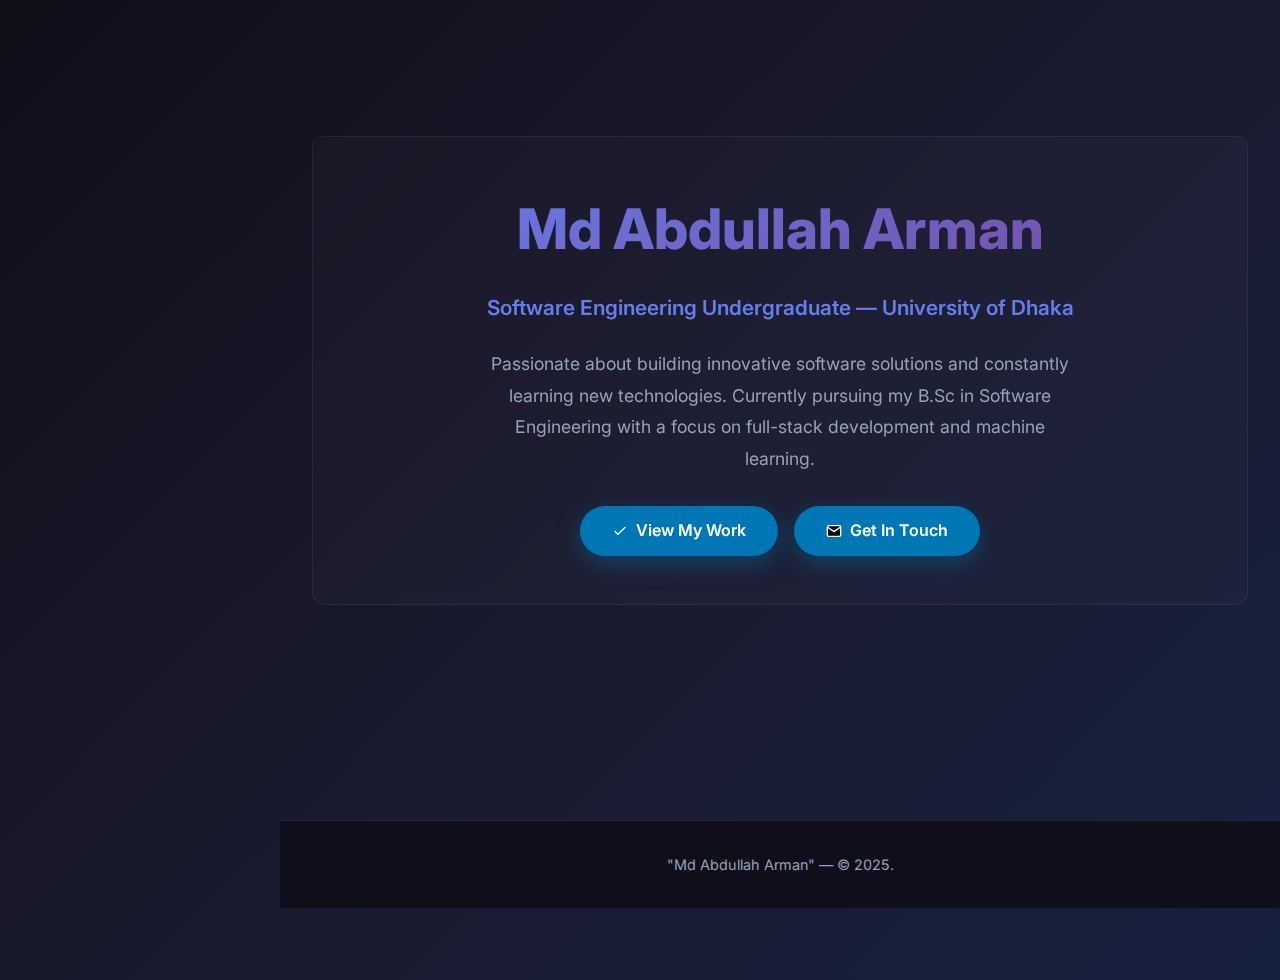
<file: index.html>
<!DOCTYPE html>
<html lang="en">
<head>
    <meta charset="UTF-8" />
    <meta name="viewport" content="width=device-width, initial-scale=1.0" />
    <title>Arman's Portfolio</title>
    <!-- Google Fonts -->
    <link rel="preconnect" href="https://fonts.googleapis.com">
    <link rel="preconnect" href="https://fonts.gstatic.com" crossorigin>
    <link href="https://fonts.googleapis.com/css2?family=Inter:wght@300;400;500;600;700;800;900&display=swap" rel="stylesheet">
    <!-- Link external stylesheet -->
    <link rel="stylesheet" href="css/style.css">
</head>
<body class="about-page">

<header>
    <div class="container header-inner">

        <div class="brand">Md Abdullah Arman</div>
        <nav class="primary">
            <a href="index.html" class="active">About</a>
            <a href="education.html">Education</a>
            <a href="projects.html">Projects</a>
            <a href="skills.html">Skills</a>
            <a href="activities.html">Activities</a>
            <a href="contact.html">Contact</a>
        </nav>
        <div class="social-icons" aria-hidden="false">
            <a href="https://www.linkedin.com/in/abdullah-arman-71880632a/" target="_blank" rel="noopener noreferrer" aria-label="LinkedIn">
                <svg width="20" height="20" viewBox="0 0 24 24" fill="none"><path d="M4.98 3.5C4.98 4.6 4.09 5.5 2.99 5.5C1.89 5.5 1 4.6 1 3.5C1 2.4 1.89 1.5 2.99 1.5C4.09 1.5 4.98 2.4 4.98 3.5ZM1.5 8.5H4.5V22H1.5V8.5ZM8.5 8.5H11.2V10.2H11.3C11.8 9.2 13.1 8 15.3 8C19.2 8 20 10.6 20 14.2V22H17V15.2C17 13.6 16.9 11.6 14.4 11.6C11.9 11.6 11.6 13.8 11.6 15.1V22H8.5V8.5Z" fill="currentColor"/></svg>
            </a>
            <a href="https://github.com/Arman-1532" target="_blank" rel="noopener noreferrer" aria-label="GitHub">
                <svg width="20" height="20" viewBox="0 0 24 24" fill="none"><path d="M12 .5C5.7.5.8 5.4.8 11.7c0 4.7 3.1 8.7 7.4 10.1.5.1.7-.2.7-.5v-1.9c-3 0-3.6-1.4-3.8-2.7-.1-.3-.6-1.2-1-1.5-.3-.2-.8-.7 0-.7.7 0 1.2.6 1.4.8.8 1.3 2 1 2.6.8.1-.6.3-1 .6-1.3-2.7-.3-5.6-1.3-5.6-6 0-1.3.4-2.3 1.1-3.2-.1-.3-.5-1.6.1-3.3 0 0 .9-.3 3 .8.9-.2 1.9-.3 2.9-.3s2 .1 2.9.3c2.2-1.2 3-.8 3-.8.6 1.7.2 3 .1 3.3.7.9 1.1 1.9 1.1 3.2 0 4.7-2.9 5.7-5.6 6 .3.3.6.9.6 1.8v2.7c0 .3.2.6.7.5 4.3-1.4 7.4-5.4 7.4-10.1C23.2 5.4 18.3.5 12 .5z" fill="currentColor"/></svg>
            </a>
            <a href="mailto:bsse1532@iit.du.ac.bd" aria-label="Email">
                <svg width="20" height="20" viewBox="0 0 24 24" fill="none"><path d="M20 4H4c-1.1 0-2 .9-2 2v12c0 1.1.9 2 2 2h16c1.1 0 2-.9 2-2V6c0-1.1-.9-2-2-2zm0 4-8 5-8-5V6l8 5 8-5v2z" fill="currentColor"/></svg>
            </a>
        </div>
    </div>
</header>

<main>
    <section class="hero">
        <div class="container">
            <div class="hero-content">
                <h1>Md Abdullah Arman</h1>
                <p class="subtitle">Software Engineering Undergraduate — University of Dhaka</p>
                <p class="description">
                    Passionate about building innovative software solutions and constantly learning new technologies.

                    Currently pursuing my B.Sc in Software Engineering with a focus on full-stack development and machine learning.
                </p>
                <div class="cta-buttons">
                    <a href="projects.html" class="btn btn-primary">
                        <svg width="16" height="16" viewBox="0 0 24 24" fill="none" xmlns="http://www.w3.org/2000/svg">
                            <path d="M20 6L9 17L4 12" stroke="currentColor" stroke-width="2"/>
                        </svg>
                        View My Work
                    </a>
                    <a href="contact.html" class="btn btn-primary">
                        <svg width="16" height="16" viewBox="0 0 24 24">
                            <path d="M4 4H20C21.1 4 22 4.9 22 6V18C22 19.1 21.1 20 20 20H4C2.9 20 2 19.1 2 18V6C2 4.9 2.9 4 4 4Z" stroke="currentColor" stroke-width="2"/>
                            <polyline points="22,6 12,13 2,6" stroke="currentColor" stroke-width="2"/>
                        </svg>
                        Get In Touch
                    </a>
                </div>
            </div>
        </div>
    </section>
</main>

<footer>
    <div class="container">
        <p>"Md Abdullah Arman" — © 2025.</p>
    </div>
</footer>

<script src="js/script.js"></script>
</body>
</html>
</file>
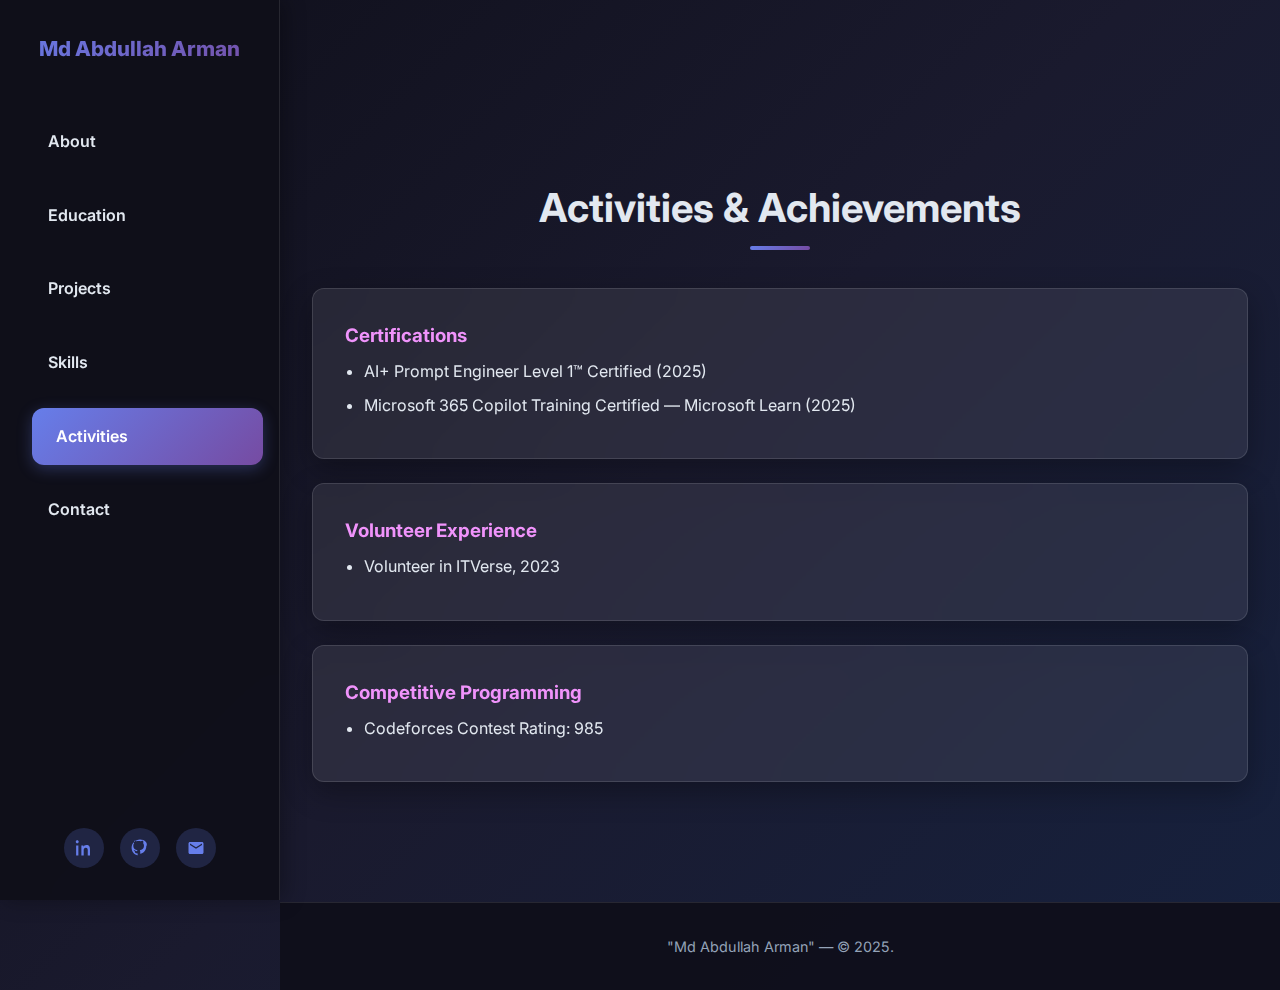
<file: activities.html>
<!DOCTYPE html>
<html lang="en">
<head>
    <meta charset="UTF-8" />
    <meta name="viewport" content="width=device-width, initial-scale=1.0" />
    <title>Activities — Arman's Portfolio</title>
    <!-- Google Fonts -->
    <link rel="preconnect" href="https://fonts.googleapis.com">
    <link rel="preconnect" href="https://fonts.gstatic.com" crossorigin>
    <link href="https://fonts.googleapis.com/css2?family=Inter:wght@300;400;500;600;700;800;900&display=swap" rel="stylesheet">
    <link rel="stylesheet" href="css/style.css">
</head>
<body>

<!-- Mobile Menu Toggle Button -->
<button class="mobile-menu-toggle" onclick="toggleSidebar()">
    <svg width="24" height="24" viewBox="0 0 24 24" fill="none">
        <path d="M3 12H21M3 6H21M3 18H21" stroke="currentColor" stroke-width="2" stroke-linecap="round"/>
    </svg>
</button>

<!-- Sidebar Overlay for mobile -->
<div class="sidebar-overlay" onclick="closeSidebar()"></div>

<!-- Vertical Sidebar Navigation -->
<aside class="sidebar" id="sidebar">
    <div class="brand">Md Abdullah Arman</div>

    <nav class="primary">
        <a href="index.html">About</a>
        <a href="education.html">Education</a>
        <a href="projects.html">Projects</a>
        <a href="skills.html">Skills</a>
        <a href="activities.html" class="active">Activities</a>
        <a href="contact.html">Contact</a>
    </nav>

    <div class="social-icons">
        <a href="https://www.linkedin.com/in/abdullah-arman-71880632a/" target="_blank" rel="noopener noreferrer" aria-label="LinkedIn">
            <svg width="20" height="20" viewBox="0 0 24 24" fill="none"><path d="M4.98 3.5C4.98 4.6 4.09 5.5 2.99 5.5C1.89 5.5 1 4.6 1 3.5C1 2.4 1.89 1.5 2.99 1.5C4.09 1.5 4.98 2.4 4.98 3.5ZM1.5 8.5H4.5V22H1.5V8.5ZM8.5 8.5H11.2V10.2H11.3C11.8 9.2 13.1 8 15.3 8C19.2 8 20 10.6 20 14.2V22H17V15.2C17 13.6 16.9 11.6 14.4 11.6C11.9 11.6 11.6 13.8 11.6 15.1V22H8.5V8.5Z" fill="currentColor"/></svg>
        </a>
        <a href="https://github.com/Arman-1532" target="_blank" rel="noopener noreferrer" aria-label="GitHub">
            <svg width="20" height="20" viewBox="0 0 24 24" fill="none"><path d="M12 .5C5.7.5.8 5.4.8 11.7c0 4.7 3.1 8.7 7.4 10.1.5.1.7-.2.7-.5v-1.9c-3 0-3.6-1.4-3.8-2.7-.1-.3-.6-1.2-1-1.5-.3-.2-.8-.7 0-.7.7 0 1.2.6 1.4.8.8 1.3 2 1 2.6.8.1-.6.3-1 .6-1.3-2.7-.3-5.6-1.3-5.6-6 0-1.3.4-2.3 1.1-3.2-.1-.3-.5-1.6.1-3.3 0 0 .9-.3 3 .8.9-.2 1.9-.3 2.9-.3s2 .1 2.9.3c2.2-1.2 3-.8 3-.8.6 1.7.2 3 .1 3.3.7.9 1.1 1.9 1.1 3.2 0 4.7-2.9 5.7-5.6 6 .3.3.6.9.6 1.8v2.7c0 .3.2.6.7.5 4.3-1.4 7.4-5.4 7.4-10.1C23.2 5.4 18.3.5 12 .5z" fill="currentColor"/></svg>
        </a>
        <a href="mailto:bsse1532@iit.du.ac.bd" aria-label="Email">
            <svg width="20" height="20" viewBox="0 0 24 24" fill="none"><path d="M20 4H4c-1.1 0-2 .9-2 2v12c0 1.1.9 2 2 2h16c1.1 0 2-.9 2-2V6c0-1.1-.9-2-2-2zm0 4-8 5-8-5V6l8 5 8-5v2z" fill="currentColor"/></svg>
        </a>
    </div>
</aside>

<main>
  <div class="container section">
    <h2>Activities &amp; Achievements</h2>

    <div class="card" style="margin-bottom: 1.5rem;">
      <h3 style="margin-top: 0; color: var(--accent);">Certifications</h3>
      <ul style="margin: 0.5rem 0; padding-left: 1.2rem;">
        <li style="margin-bottom: 0.5rem;">AI+ Prompt Engineer Level 1™ Certified (2025)</li>
        <li>Microsoft 365 Copilot Training Certified — Microsoft Learn (2025)</li>
      </ul>
    </div>

    <div class="card" style="margin-bottom: 1.5rem;">
      <h3 style="margin-top: 0; color: var(--accent);">Volunteer Experience</h3>
      <ul style="margin: 0.5rem 0; padding-left: 1.2rem;">
        <li>Volunteer in ITVerse, 2023</li>
      </ul>
    </div>

    <div class="card" style="margin-bottom: 1.5rem;">
      <h3 style="margin-top: 0; color: var(--accent);">Competitive Programming</h3>
      <ul style="margin: 0.5rem 0; padding-left: 1.2rem;">
        <li>Codeforces Contest Rating: 985</li>
      </ul>
    </div>
  </div>
</main>

<footer>
  <div class="container text-center">
    <p>"Md Abdullah Arman" — © 2025.</p>
  </div>
</footer>

<script src="js/script.js"></script>
</body>
</html>
</file>
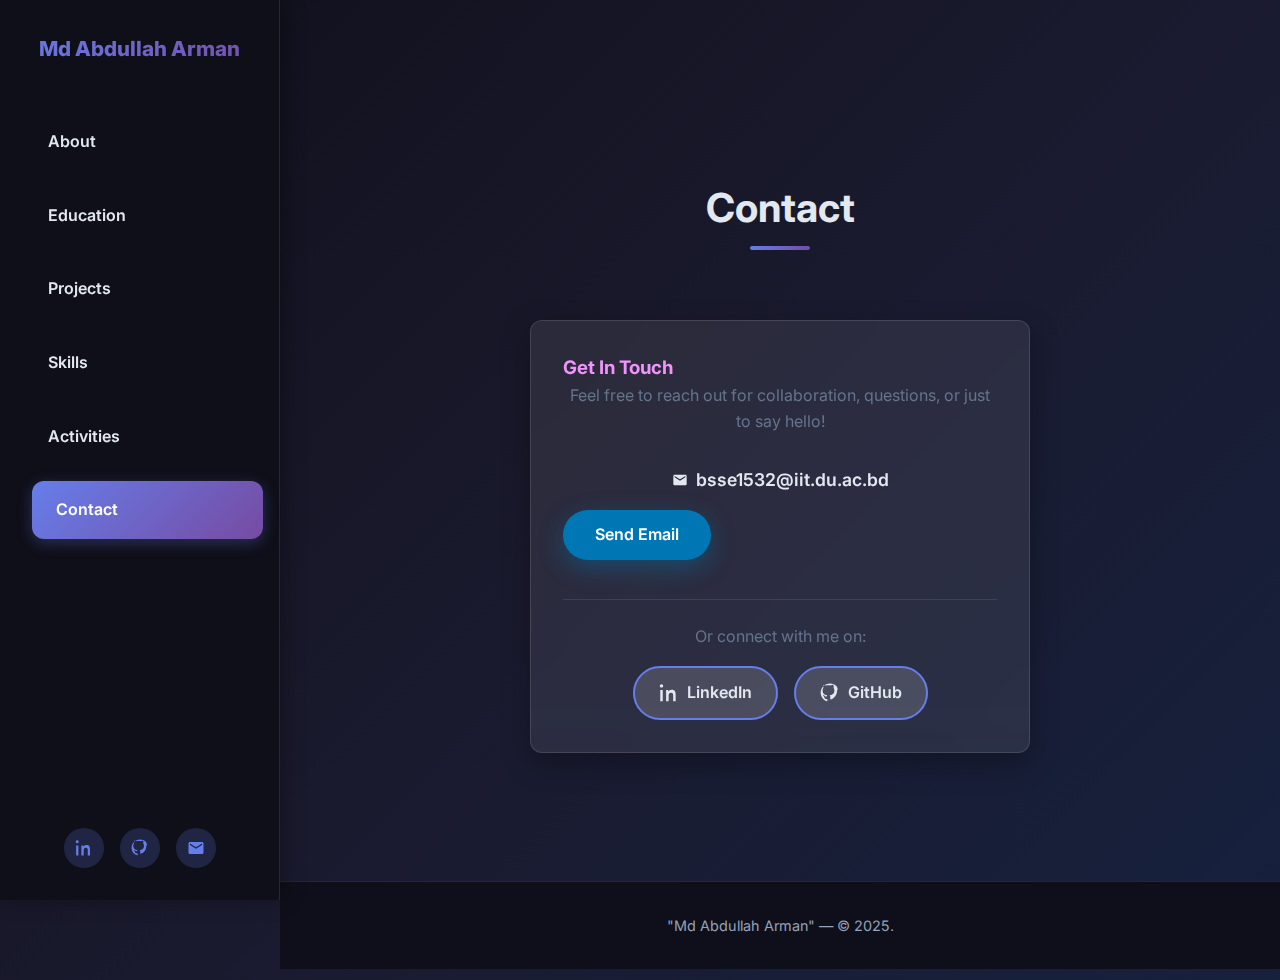
<file: contact.html>
<!DOCTYPE html>
<html lang="en">
<head>
    <meta charset="UTF-8" />
    <meta name="viewport" content="width=device-width, initial-scale=1.0" />
    <title>Contact — Arman's Portfolio</title>
    <!-- Google Fonts -->
    <link rel="preconnect" href="https://fonts.googleapis.com">
    <link rel="preconnect" href="https://fonts.gstatic.com" crossorigin>
    <link href="https://fonts.googleapis.com/css2?family=Inter:wght@300;400;500;600;700;800;900&display=swap" rel="stylesheet">
    <link rel="stylesheet" href="css/style.css">
</head>
<body>

<!-- Mobile Menu Toggle Button -->
<button class="mobile-menu-toggle" onclick="toggleSidebar()">
    <svg width="24" height="24" viewBox="0 0 24 24" fill="none">
        <path d="M3 12H21M3 6H21M3 18H21" stroke="currentColor" stroke-width="2" stroke-linecap="round"/>
    </svg>
</button>

<!-- Sidebar Overlay for mobile -->
<div class="sidebar-overlay" onclick="closeSidebar()"></div>

<!-- Vertical Sidebar Navigation -->
<aside class="sidebar" id="sidebar">
    <div class="brand">Md Abdullah Arman</div>

    <nav class="primary">
        <a href="index.html">About</a>
        <a href="education.html">Education</a>
        <a href="projects.html">Projects</a>
        <a href="skills.html">Skills</a>
        <a href="activities.html">Activities</a>
        <a href="contact.html" class="active">Contact</a>
    </nav>

    <div class="social-icons">
        <a href="https://www.linkedin.com/in/abdullah-arman-71880632a/" target="_blank" rel="noopener noreferrer" aria-label="LinkedIn">
            <svg width="20" height="20" viewBox="0 0 24 24" fill="none"><path d="M4.98 3.5C4.98 4.6 4.09 5.5 2.99 5.5C1.89 5.5 1 4.6 1 3.5C1 2.4 1.89 1.5 2.99 1.5C4.09 1.5 4.98 2.4 4.98 3.5ZM1.5 8.5H4.5V22H1.5V8.5ZM8.5 8.5H11.2V10.2H11.3C11.8 9.2 13.1 8 15.3 8C19.2 8 20 10.6 20 14.2V22H17V15.2C17 13.6 16.9 11.6 14.4 11.6C11.9 11.6 11.6 13.8 11.6 15.1V22H8.5V8.5Z" fill="currentColor"/></svg>
        </a>
        <a href="https://github.com/Arman-1532" target="_blank" rel="noopener noreferrer" aria-label="GitHub">
            <svg width="20" height="20" viewBox="0 0 24 24" fill="none"><path d="M12 .5C5.7.5.8 5.4.8 11.7c0 4.7 3.1 8.7 7.4 10.1.5.1.7-.2.7-.5v-1.9c-3 0-3.6-1.4-3.8-2.7-.1-.3-.6-1.2-1-1.5-.3-.2-.8-.7 0-.7.7 0 1.2.6 1.4.8.8 1.3 2 1 2.6.8.1-.6.3-1 .6-1.3-2.7-.3-5.6-1.3-5.6-6 0-1.3.4-2.3 1.1-3.2-.1-.3-.5-1.6.1-3.3 0 0 .9-.3 3 .8.9-.2 1.9-.3 2.9-.3s2 .1 2.9.3c2.2-1.2 3-.8 3-.8.6 1.7.2 3 .1 3.3.7.9 1.1 1.9 1.1 3.2 0 4.7-2.9 5.7-5.6 6 .3.3.6.9.6 1.8v2.7c0 .3.2.6.7.5 4.3-1.4 7.4-5.4 7.4-10.1C23.2 5.4 18.3.5 12 .5z" fill="currentColor"/></svg>
        </a>
        <a href="mailto:bsse1532@iit.du.ac.bd" aria-label="Email">
            <svg width="20" height="20" viewBox="0 0 24 24" fill="none"><path d="M20 4H4c-1.1 0-2 .9-2 2v12c0 1.1.9 2 2 2h16c1.1 0 2-.9 2-2V6c0-1.1-.9-2-2-2zm0 4-8 5-8-5V6l8 5 8-5v2z" fill="currentColor"/></svg>
        </a>
    </div>
</aside>

<main>
  <div class="container section">
    <h2>Contact</h2>
    <div class="contact-simple">
      <div class="card text-center contact-card">
        <h3 class="accent-text" style="margin-top: 0;">Get In Touch</h3>
        <p class="muted" style="margin-bottom: 1.5rem;">Feel free to reach out for collaboration, questions, or just to say hello!</p>

        <div class="contact-email">
          <p class="email-text">
            <svg width="16" height="16" viewBox="0 0 24 24" fill="none" class="email-icon">
              <path d="M20 4H4c-1.1 0-2 .9-2 2v12c0 1.1.9 2 2 2h16c1.1 0 2-.9 2-2V6c0-1.1-.9-2-2-2zm0 4-8 5-8-5V6l8 5 8-5v2z" fill="currentColor"/>
            </svg>
            bsse1532@iit.du.ac.bd
          </p>
          <a href="mailto:bsse1532@iit.du.ac.bd" class="btn contact-btn">
            Send Email
          </a>
        </div>

        <div class="contact-social">
          <p class="muted" style="margin-bottom: 1rem;">Or connect with me on:</p>
          <div class="social-links-wrapper">
            <a href="https://www.linkedin.com/in/abdullah-arman-71880632a/" target="_blank" rel="noopener noreferrer" class="social-link">
              <svg width="20" height="20" viewBox="0 0 24 24"><path d="M4.98 3.5C4.98 4.6 4.09 5.5 2.99 5.5C1.89 5.5 1 4.6 1 3.5C1 2.4 1.89 1.5 2.99 1.5C4.09 1.5 4.98 2.4 4.98 3.5ZM1.5 8.5H4.5V22H1.5V8.5ZM8.5 8.5H11.2V10.2H11.3C11.8 9.2 13.1 8 15.3 8C19.2 8 20 10.6 20 14.2V22H17V15.2C17 13.6 16.9 11.6 14.4 11.6C11.9 11.6 11.6 13.8 11.6 15.1V22H8.5V8.5Z" fill="currentColor"/></svg>
              LinkedIn
            </a>
            <a href="https://github.com/Arman-1532" target="_blank" rel="noopener noreferrer" class="social-link">
              <svg width="20" height="20" viewBox="0 0 24 24"><path d="M12 .5C5.7.5.8 5.4.8 11.7c0 4.7 3.1 8.7 7.4 10.1.5.1.7-.2.7-.5v-1.9c-3 0-3.6-1.4-3.8-2.7-.1-.3-.6-1.2-1-1.5-.3-.2-.8-.7 0-.7.7 0 1.2.6 1.4.8.8 1.3 2 1 2.6.8.1-.6.3-1 .6-1.3-2.7-.3-5.6-1.3-5.6-6 0-1.3.4-2.3 1.1-3.2-.1-.3-.5-1.6.1-3.3 0 0 .9-.3 3 .8.9-.2 1.9-.3 2.9-.3s2 .1 2.9.3c2.2-1.2 3-.8 3-.8.6 1.7.2 3 .1 3.3.7.9 1.1 1.9 1.1 3.2 0 4.7-2.9 5.7-5.6 6 .3.3.6.9.6 1.8v2.7c0 .3.2.6.7.5 4.3-1.4 7.4-5.4 7.4-10.1C23.2 5.4 18.3.5 12 .5z" fill="currentColor"/></svg>
              GitHub
            </a>
          </div>
        </div>
      </div>
    </div>
  </div>
</main>

<footer>
  <div class="container text-center">
    <p>"Md Abdullah Arman" — © 2025.</p>
  </div>
</footer>

<script src="js/script.js"></script>
</body>
</html>
</file>
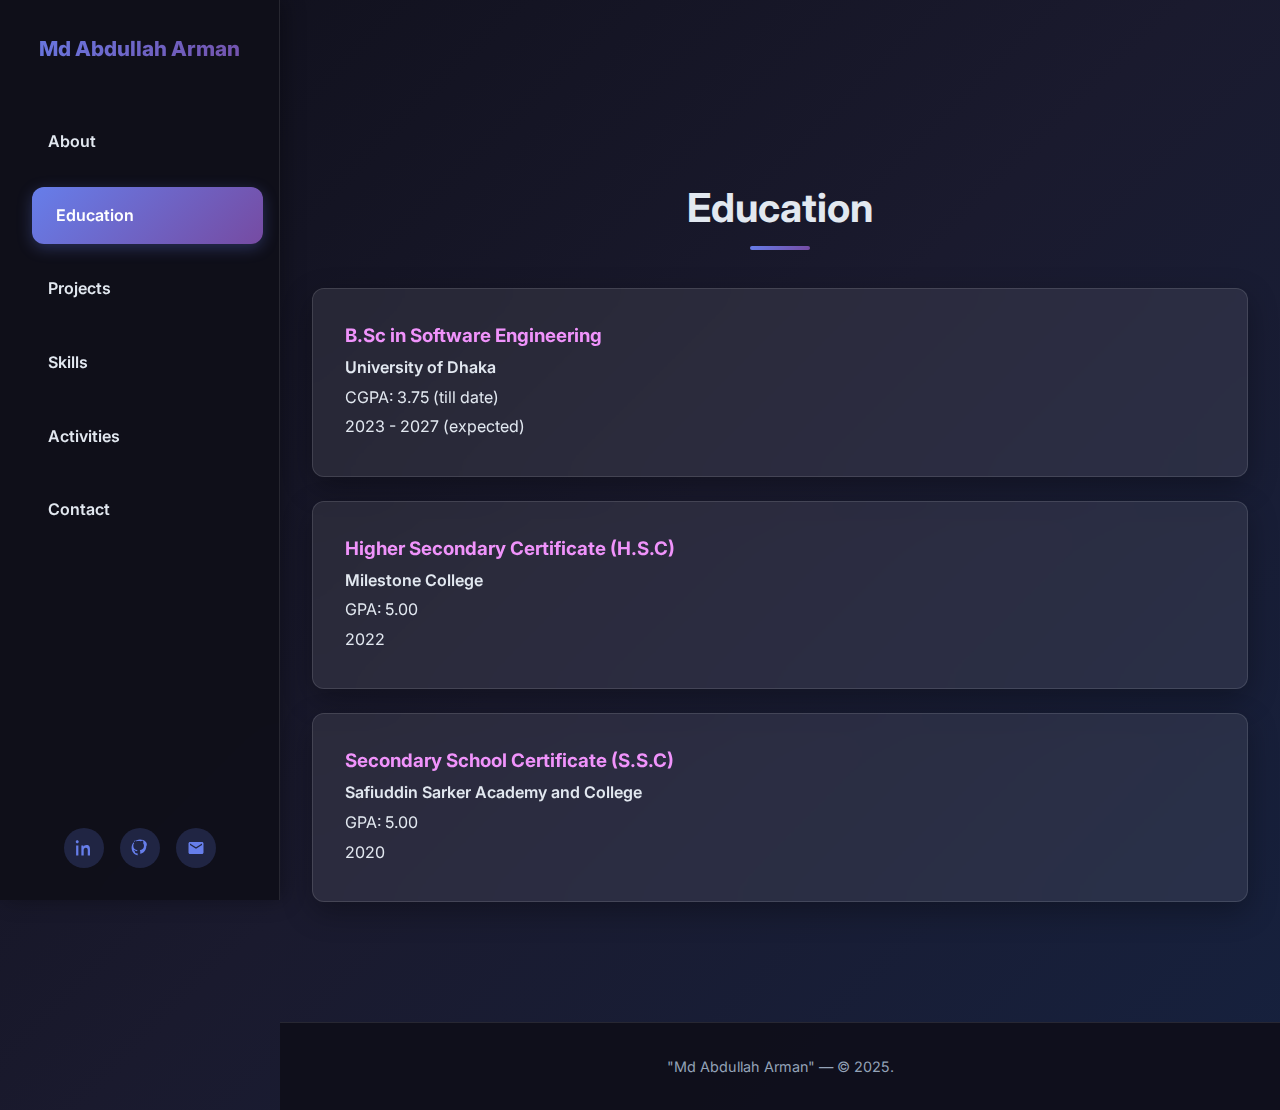
<file: education.html>
<!DOCTYPE html>
<html lang="en">
<head>
    <meta charset="UTF-8" />
    <meta name="viewport" content="width=device-width, initial-scale=1.0" />
    <title>Education — Arman's Portfolio</title>
    <!-- Google Fonts -->
    <link rel="preconnect" href="https://fonts.googleapis.com">
    <link rel="preconnect" href="https://fonts.gstatic.com" crossorigin>
    <link href="https://fonts.googleapis.com/css2?family=Inter:wght@300;400;500;600;700;800;900&display=swap" rel="stylesheet">
    <link rel="stylesheet" href="css/style.css">
</head>
<body>

<!-- Mobile Menu Toggle Button -->
<button class="mobile-menu-toggle" onclick="toggleSidebar()">
    <svg width="24" height="24" viewBox="0 0 24 24" fill="none">
        <path d="M3 12H21M3 6H21M3 18H21" stroke="currentColor" stroke-width="2" stroke-linecap="round"/>
    </svg>
</button>

<!-- Sidebar Overlay for mobile -->
<div class="sidebar-overlay" onclick="closeSidebar()"></div>

<!-- Vertical Sidebar Navigation -->
<aside class="sidebar" id="sidebar">
    <div class="brand">Md Abdullah Arman</div>

    <nav class="primary">
        <a href="index.html">About</a>
        <a href="education.html" class="active">Education</a>
        <a href="projects.html">Projects</a>
        <a href="skills.html">Skills</a>
        <a href="activities.html">Activities</a>
        <a href="contact.html">Contact</a>
    </nav>

    <div class="social-icons">
        <a href="https://www.linkedin.com/in/abdullah-arman-71880632a/" target="_blank" rel="noopener noreferrer" aria-label="LinkedIn">
            <svg width="20" height="20" viewBox="0 0 24 24" fill="none"><path d="M4.98 3.5C4.98 4.6 4.09 5.5 2.99 5.5C1.89 5.5 1 4.6 1 3.5C1 2.4 1.89 1.5 2.99 1.5C4.09 1.5 4.98 2.4 4.98 3.5ZM1.5 8.5H4.5V22H1.5V8.5ZM8.5 8.5H11.2V10.2H11.3C11.8 9.2 13.1 8 15.3 8C19.2 8 20 10.6 20 14.2V22H17V15.2C17 13.6 16.9 11.6 14.4 11.6C11.9 11.6 11.6 13.8 11.6 15.1V22H8.5V8.5Z" fill="currentColor"/></svg>
        </a>
        <a href="https://github.com/Arman-1532" target="_blank" rel="noopener noreferrer" aria-label="GitHub">
            <svg width="20" height="20" viewBox="0 0 24 24" fill="none"><path d="M12 .5C5.7.5.8 5.4.8 11.7c0 4.7 3.1 8.7 7.4 10.1.5.1.7-.2.7-.5v-1.9c-3 0-3.6-1.4-3.8-2.7-.1-.3-.6-1.2-1-1.5-.3-.2-.8-.7 0-.7.7 0 1.2.6 1.4.8.8 1.3 2 1 2.6.8.1-.6.3-1 .6-1.3-2.7-.3-5.6-1.3-5.6-6 0-1.3.4-2.3 1.1-3.2-.1-.3-.5-1.6.1-3.3 0 0 .9-.3 3 .8.9-.2 1.9-.3 2.9-.3s2 .1 2.9.3c2.2-1.2 3-.8 3-.8.6 1.7.2 3 .1 3.3.7.9 1.1 1.9 1.1 3.2 0 4.7-2.9 5.7-5.6 6 .3.3.6.9.6 1.8v2.7c0 .3.2.6.7.5 4.3-1.4 7.4-5.4 7.4-10.1C23.2 5.4 18.3.5 12 .5z" fill="currentColor"/></svg>
        </a>
        <a href="mailto:bsse1532@iit.du.ac.bd" aria-label="Email">
            <svg width="20" height="20" viewBox="0 0 24 24" fill="none"><path d="M20 4H4c-1.1 0-2 .9-2 2v12c0 1.1.9 2 2 2h16c1.1 0 2-.9 2-2V6c0-1.1-.9-2-2-2zm0 4-8 5-8-5V6l8 5 8-5v2z" fill="currentColor"/></svg>
        </a>
    </div>
</aside>

<main>
  <div class="container section">
    <h2>Education</h2>

    <div class="card" style="margin-bottom: 1.5rem;">
      <h3 style="margin-top: 0; color: var(--accent);">B.Sc in Software Engineering</h3>
      <p style="margin: 0.25rem 0; font-weight: 600;">University of Dhaka</p>
      <p style="margin: 0.25rem 0; color: var(--muted);">CGPA: 3.75 (till date)</p>
      <p style="margin: 0.25rem 0; color: var(--muted);">2023 - 2027 (expected)</p>
    </div>

    <div class="card" style="margin-bottom: 1.5rem;">
      <h3 style="margin-top: 0; color: var(--accent);">Higher Secondary Certificate (H.S.C)</h3>
      <p style="margin: 0.25rem 0; font-weight: 600;">Milestone College</p>
      <p style="margin: 0.25rem 0; color: var(--muted);">GPA: 5.00</p>
      <p style="margin: 0.25rem 0; color: var(--muted);">2022</p>
    </div>

    <div class="card" style="margin-bottom: 1.5rem;">
      <h3 style="margin-top: 0; color: var(--accent);">Secondary School Certificate (S.S.C)</h3>
      <p style="margin: 0.25rem 0; font-weight: 600;">Safiuddin Sarker Academy and College</p>
      <p style="margin: 0.25rem 0; color: var(--muted);">GPA: 5.00</p>
      <p style="margin: 0.25rem 0; color: var(--muted);">2020</p>
    </div>
  </div>
</main>

<footer>
  <div class="container text-center">
    <p>"Md Abdullah Arman" — © 2025.</p>
  </div>
</footer>

<script src="js/script.js"></script>
</body>
</html>
</file>
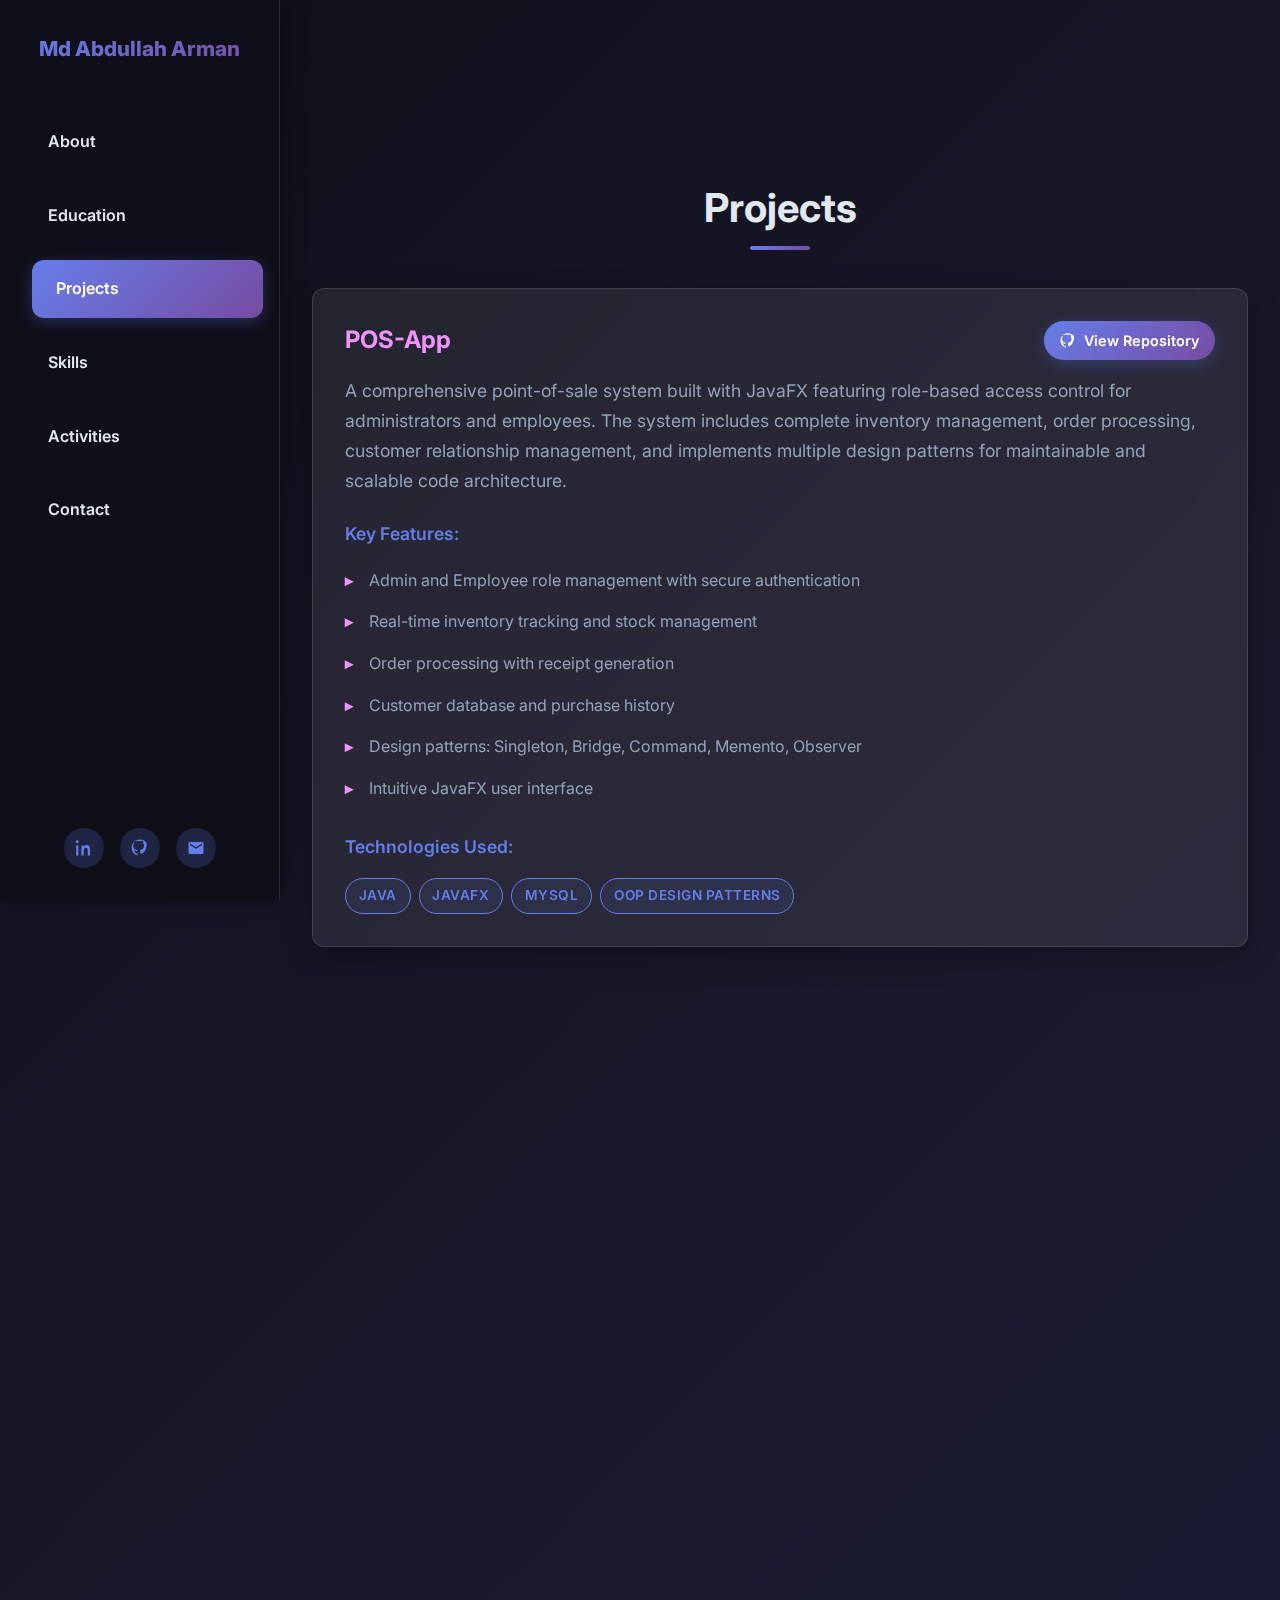
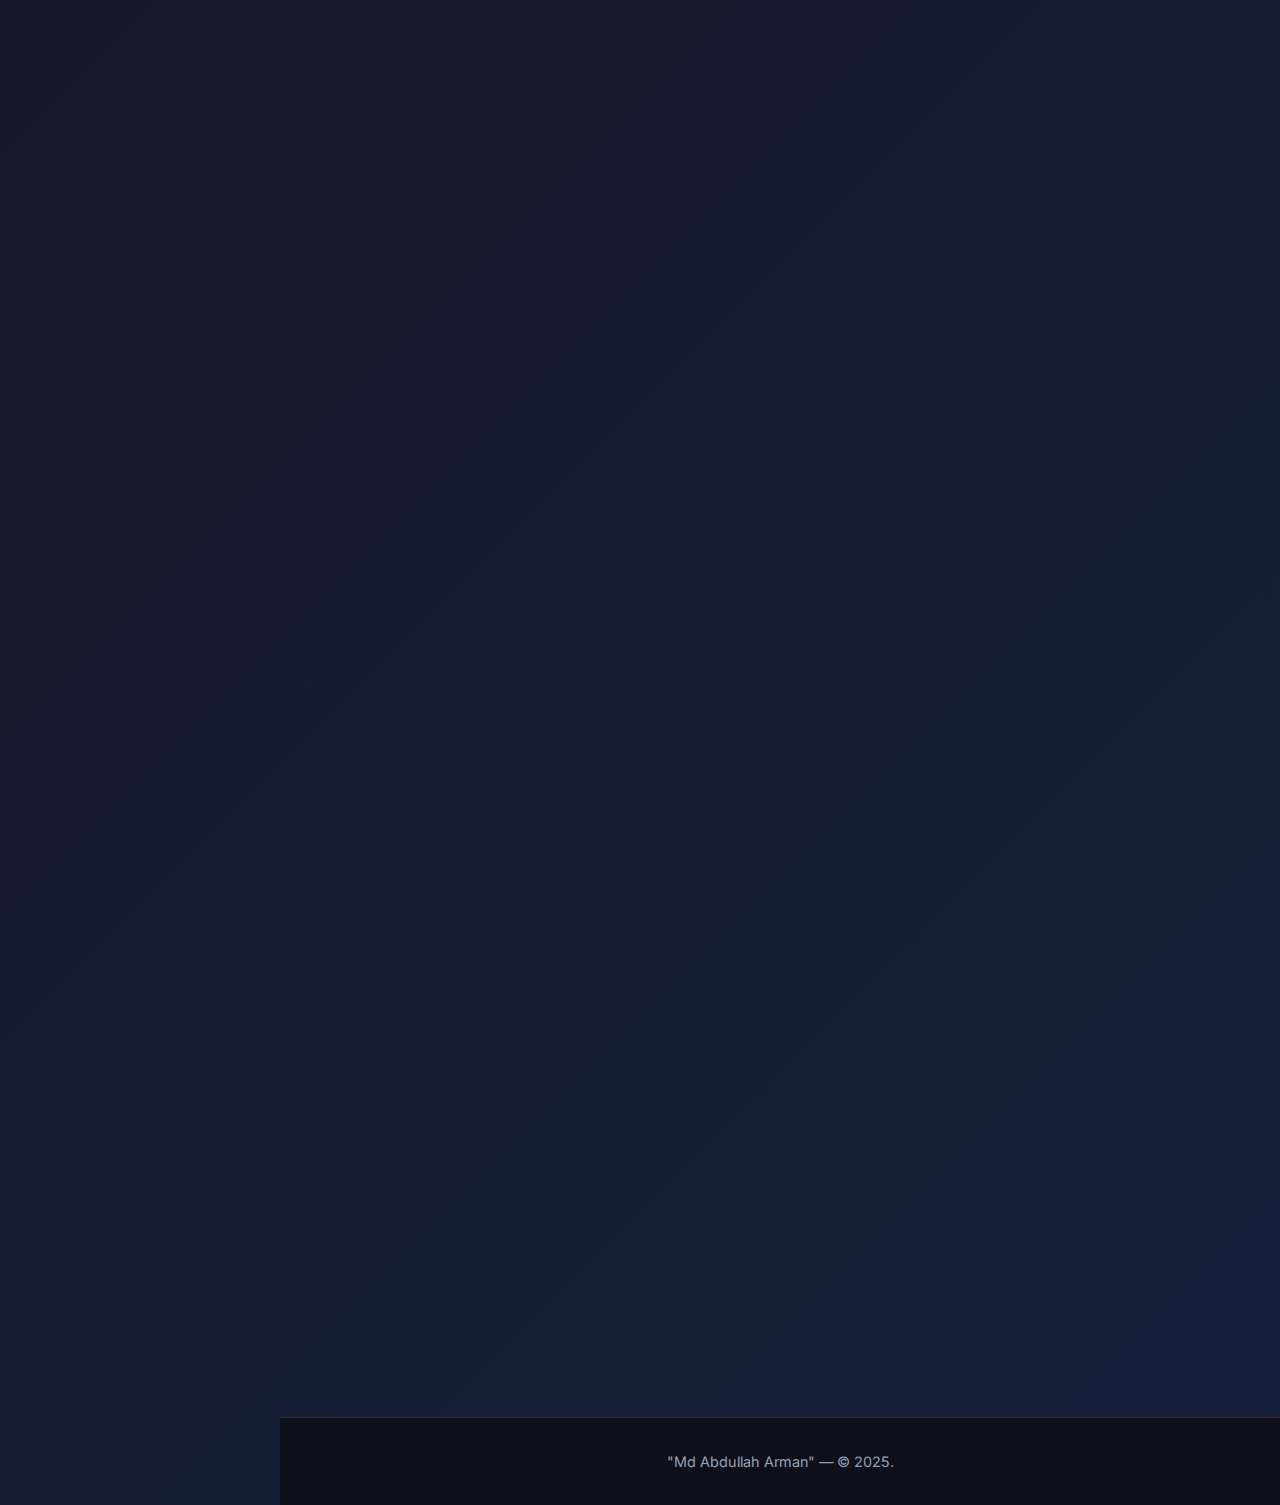
<file: projects.html>
<!DOCTYPE html>
<html lang="en">
<head>
    <meta charset="UTF-8" />
    <meta name="viewport" content="width=device-width, initial-scale=1.0" />
    <title>Projects — Arman's Portfolio</title>
    <!-- Google Fonts -->
    <link rel="preconnect" href="https://fonts.googleapis.com">
    <link rel="preconnect" href="https://fonts.gstatic.com" crossorigin>
    <link href="https://fonts.googleapis.com/css2?family=Inter:wght@300;400;500;600;700;800;900&display=swap" rel="stylesheet">
    <link rel="stylesheet" href="css/style.css">
</head>
<body>

<!-- Mobile Menu Toggle Button -->
<button class="mobile-menu-toggle" onclick="toggleSidebar()">
    <svg width="24" height="24" viewBox="0 0 24 24" fill="none">
        <path d="M3 12H21M3 6H21M3 18H21" stroke="currentColor" stroke-width="2" stroke-linecap="round"/>
    </svg>
</button>

<!-- Sidebar Overlay for mobile -->
<div class="sidebar-overlay" onclick="closeSidebar()"></div>

<!-- Vertical Sidebar Navigation -->
<aside class="sidebar" id="sidebar">
    <div class="brand">Md Abdullah Arman</div>

    <nav class="primary">
        <a href="index.html">About</a>
        <a href="education.html">Education</a>
        <a href="projects.html" class="active">Projects</a>
        <a href="skills.html">Skills</a>
        <a href="activities.html">Activities</a>
        <a href="contact.html">Contact</a>
    </nav>

    <div class="social-icons">
        <a href="https://www.linkedin.com/in/abdullah-arman-71880632a/" target="_blank" rel="noopener noreferrer" aria-label="LinkedIn">
            <svg width="20" height="20" viewBox="0 0 24 24" fill="none"><path d="M4.98 3.5C4.98 4.6 4.09 5.5 2.99 5.5C1.89 5.5 1 4.6 1 3.5C1 2.4 1.89 1.5 2.99 1.5C4.09 1.5 4.98 2.4 4.98 3.5ZM1.5 8.5H4.5V22H1.5V8.5ZM8.5 8.5H11.2V10.2H11.3C11.8 9.2 13.1 8 15.3 8C19.2 8 20 10.6 20 14.2V22H17V15.2C17 13.6 16.9 11.6 14.4 11.6C11.9 11.6 11.6 13.8 11.6 15.1V22H8.5V8.5Z" fill="currentColor"/></svg>
        </a>
        <a href="https://github.com/Arman-1532" target="_blank" rel="noopener noreferrer" aria-label="GitHub">
            <svg width="20" height="20" viewBox="0 0 24 24" fill="none"><path d="M12 .5C5.7.5.8 5.4.8 11.7c0 4.7 3.1 8.7 7.4 10.1.5.1.7-.2.7-.5v-1.9c-3 0-3.6-1.4-3.8-2.7-.1-.3-.6-1.2-1-1.5-.3-.2-.8-.7 0-.7.7 0 1.2.6 1.4.8.8 1.3 2 1 2.6.8.1-.6.3-1 .6-1.3-2.7-.3-5.6-1.3-5.6-6 0-1.3.4-2.3 1.1-3.2-.1-.3-.5-1.6.1-3.3 0 0 .9-.3 3 .8.9-.2 1.9-.3 2.9-.3s2 .1 2.9.3c2.2-1.2 3-.8 3-.8.6 1.7.2 3 .1 3.3.7.9 1.1 1.9 1.1 3.2 0 4.7-2.9 5.7-5.6 6 .3.3.6.9.6 1.8v2.7c0 .3.2.6.7.5 4.3-1.4 7.4-5.4 7.4-10.1C23.2 5.4 18.3.5 12 .5z" fill="currentColor"/></svg>
        </a>
        <a href="mailto:bsse1532@iit.du.ac.bd" aria-label="Email">
            <svg width="20" height="20" viewBox="0 0 24 24" fill="none"><path d="M20 4H4c-1.1 0-2 .9-2 2v12c0 1.1.9 2 2 2h16c1.1 0 2-.9 2-2V6c0-1.1-.9-2-2-2zm0 4-8 5-8-5V6l8 5 8-5v2z" fill="currentColor"/></svg>
        </a>
    </div>
</aside>

<main>
  <div class="container section">
    <h2>Projects</h2>

    <div class="project card">
      <div class="project-header">
        <h3>POS-App</h3>
        <div class="project-links">
          <a href="https://github.com/Arman-1532/POS-App" target="_blank" rel="noopener noreferrer" class="project-link">
            <svg width="16" height="16" viewBox="0 0 24 24" fill="none" xmlns="http://www.w3.org/2000/svg">
              <path d="M12 .5C5.7.5.8 5.4.8 11.7c0 4.7 3.1 8.7 7.4 10.1.5.1.7-.2.7-.5v-1.9c-3 0-3.6-1.4-3.8-2.7-.1-.3-.6-1.2-1-1.5-.3-.2-.8-.7 0-.7.7 0 1.2.6 1.4.8.8 1.3 2 1 2.6.8.1-.6.3-1 .6-1.3-2.7-.3-5.6-1.3-5.6-6 0-1.3.4-2.3 1.1-3.2-.1-.3-.5-1.6.1-3.3 0 0 .9-.3 3 .8.9-.2 1.9-.3 2.9-.3s2 .1 2.9.3c2.2-1.2 3-.8 3-.8.6 1.7.2 3 .1 3.3.7.9 1.1 1.9 1.1 3.2 0 4.7-2.9 5.7-5.6 6 .3.3.6.9.6 1.8v2.7c0 .3.2.6.7.5 4.3-1.4 7.4-5.4 7.4-10.1C23.2 5.4 18.3.5 12 .5z" fill="currentColor"/>
            </svg>
            View Repository
          </a>
        </div>
      </div>

      <p class="project-description">
        A comprehensive point-of-sale system built with JavaFX featuring role-based access control for administrators and employees. The system includes complete inventory management, order processing, customer relationship management, and implements multiple design patterns for maintainable and scalable code architecture.
      </p>

      <div class="project-features">
        <h4>Key Features:</h4>
        <ul>
          <li>Admin and Employee role management with secure authentication</li>
          <li>Real-time inventory tracking and stock management</li>
          <li>Order processing with receipt generation</li>
          <li>Customer database and purchase history</li>
          <li>Design patterns: Singleton, Bridge, Command, Memento, Observer</li>
          <li>Intuitive JavaFX user interface</li>
        </ul>
      </div>

      <div class="project-tech">
        <h4>Technologies Used:</h4>
        <div class="tech-stack">
          <span class="tech-tag java">Java</span>
          <span class="tech-tag javafx">JavaFX</span>
          <span class="tech-tag mysql">MySQL</span>
          <span class="tech-tag oop">OOP Design Patterns</span>
        </div>
      </div>
    </div>

    <div class="project card">
      <div class="project-header">
        <h3>ProbStat Prodigy (SPL-1)</h3>
        <div class="project-links">
          <a href="https://github.com/Arman-1532/SPL-1" target="_blank" rel="noopener noreferrer" class="project-link">
            <svg width="16" height="16" viewBox="0 0 24 24" fill="none" xmlns="http://www.w3.org/2000/svg">
              <path d="M12 .5C5.7.5.8 5.4.8 11.7c0 4.7 3.1 8.7 7.4 10.1.5.1.7-.2.7-.5v-1.9c-3 0-3.6-1.4-3.8-2.7-.1-.3-.6-1.2-1-1.5-.3-.2-.8-.7 0-.7.7 0 1.2.6 1.4.8.8 1.3 2 1 2.6.8.1-.6.3-1 .6-1.3-2.7-.3-5.6-1.3-5.6-6 0-1.3.4-2.3 1.1-3.2-.1-.3-.5-1.6.1-3.3 0 0 .9-.3 3 .8.9-.2 1.9-.3 2.9-.3s2 .1 2.9.3c2.2-1.2 3-.8 3-.8.6 1.7.2 3 .1 3.3.7.9 1.1 1.9 1.1 3.2 0 4.7-2.9 5.7-5.6 6 .3.3.6.9.6 1.8v2.7c0 .3.2.6.7.5 4.3-1.4 7.4-5.4 7.4-10.1C23.2 5.4 18.3.5 12 .5z" fill="currentColor"/>
            </svg>
            View Repository
          </a>
        </div>
      </div>

      <p class="project-description">
        A powerful C++ library that provides Pandas-like functionality for probability and statistics calculations. This project serves as my Software Project Lab - 1 (SPL-1) coursework, implementing advanced data structures and algorithms for efficient statistical computing and data analysis.
      </p>

      <div class="project-features">
        <h4>Key Features:</h4>
        <ul>
          <li>DataFrame and Series data structures similar to Pandas</li>
          <li>Statistical functions for descriptive and inferential statistics</li>
          <li>Probability distribution calculations</li>
          <li>Data manipulation and transformation operations</li>
          <li>Memory-efficient algorithms for large datasets</li>
          <li>Command-line interface for interactive analysis</li>
        </ul>
      </div>

      <div class="project-tech">
        <h4>Technologies Used:</h4>
        <div class="tech-stack">
          <span class="tech-tag c">C</span>
          <span class="tech-tag cpp">C++</span>
        </div>
      </div>
    </div>

    <div class="project card">
      <div class="project-header">
        <h3>Automated Greenhouse (IoT)</h3>
        <div class="project-links">
          <a href="https://github.com/effazrayhan/IOT_project" target="_blank" rel="noopener noreferrer" class="project-link">
            <svg width="16" height="16" viewBox="0 0 24 24" fill="none" xmlns="http://www.w3.org/2000/svg">
              <path d="M12 .5C5.7.5.8 5.4.8 11.7c0 4.7 3.1 8.7 7.4 10.1.5.1.7-.2.7-.5v-1.9c-3 0-3.6-1.4-3.8-2.7-.1-.3-.6-1.2-1-1.5-.3-.2-.8-.7 0-.7.7 0 1.2.6 1.4.8.8 1.3 2 1 2.6.8.1-.6.3-1 .6-1.3-2.7-.3-5.6-1.3-5.6-6 0-1.3.4-2.3 1.1-3.2-.1-.3-.5-1.6.1-3.3 0 0 .9-.3 3 .8.9-.2 1.9-.3 2.9-.3s2 .1 2.9.3c2.2-1.2 3-.8 3-.8.6 1.7.2 3 .1 3.3.7.9 1.1 1.9 1.1 3.2 0 4.7-2.9 5.7-5.6 6 .3.3.6.9.6 1.8v2.7c0 .3.2.6.7.5 4.3-1.4 7.4-5.4 7.4-10.1C23.2 5.4 18.3.5 12 .5z" fill="currentColor"/>
            </svg>
            View Repository
          </a>
        </div>
      </div>

      <p class="project-description">
        An intelligent IoT-based automated greenhouse system developed during my first year that monitors and controls environmental parameters to optimize plant growth. The system uses various sensors and actuators to maintain ideal conditions automatically.
      </p>

      <div class="project-features">
        <h4>Key Features:</h4>
        <ul>
          <li>Real-time monitoring of temperature, humidity, and soil moisture</li>
          <li>Automated watering system based on soil conditions</li>
          <li>Climate control with fans and heating elements</li>
          <li>Light intensity monitoring and supplemental LED lighting</li>
          <li>Mobile app for remote monitoring and control</li>
          <li>Data logging and analysis for growth optimization</li>
        </ul>
      </div>

      <div class="project-tech">
        <h4>Technologies Used:</h4>
        <div class="tech-stack">
          <span class="tech-tag arduino">Arduino</span>
          <span class="tech-tag iot">IoT Sensors</span>
        </div>
      </div>
    </div>

    <div class="project card">
      <div class="project-header">
        <h3>NEXUS — Voice Assistant</h3>
        <div class="project-links">
          <a href="https://github.com/Arman-1532/NEXUS-voice-assistant" target="_blank" rel="noopener noreferrer" class="project-link">
            <svg width="16" height="16" viewBox="0 0 24 24" fill="none" xmlns="http://www.w3.org/2000/svg">
              <path d="M12 .5C5.7.5.8 5.4.8 11.7c0 4.7 3.1 8.7 7.4 10.1.5.1.7-.2.7-.5v-1.9c-3 0-3.6-1.4-3.8-2.7-.1-.3-.6-1.2-1-1.5-.3-.2-.8-.7 0-.7.7 0 1.2.6 1.4.8.8 1.3 2 1 2.6.8.1-.6.3-1 .6-1.3-2.7-.3-5.6-1.3-5.6-6 0-1.3.4-2.3 1.1-3.2-.1-.3-.5-1.6.1-3.3 0 0 .9-.3 3 .8.9-.2 1.9-.3 2.9-.3s2 .1 2.9.3c2.2-1.2 3-.8 3-.8.6 1.7.2 3 .1 3.3.7.9 1.1 1.9 1.1 3.2 0 4.7-2.9 5.7-5.6 6 .3.3.6.9.6 1.8v2.7c0 .3.2.6.7.5 4.3-1.4 7.4-5.4 7.4-10.1C23.2 5.4 18.3.5 12 .5z" fill="currentColor"/>
            </svg>
            View Repository
          </a>
        </div>
      </div>

      <p class="project-description">
        NEXUS is a modular voice assistant prototype for desktop environments. It provides speech-to-text and text-to-speech capabilities, command handling for local tasks and web queries, and an extensible skill/plugin system so new actions can be added easily.
      </p>

      <div class="project-features">
        <h4>Key Features:</h4>
        <ul>
          <li>Speech recognition and TTS responses for natural interaction</li>
          <li>Command execution: open apps, search the web, play media, and control system settings</li>
          <li>Extensible skills/plugins to add custom behaviors</li>
          <li>Configurable activation (hotkey or wake-word) and conversation flow</li>
          <li>Designed as a personal assistant prototype to experiment with AI-driven workflows</li>
        </ul>
      </div>

      <div class="project-tech">
        <h4>Technologies Used:</h4>
        <div class="tech-stack">
          <span class="tech-tag python">Python</span>
          <span class="tech-tag nlp">SpeechRecognition</span>
          <span class="tech-tag tts">pyttsx3 / TTS</span>
          <span class="tech-tag github-ai">GitHub AI Models API</span>
        </div>
      </div>
    </div>

  </div>
</main>

<footer>
  <div class="container text-center">
    <p>"Md Abdullah Arman" — © 2025.</p>
  </div>
</footer>

<script src="js/script.js"></script>
</body>
</html>
</file>
<file: css/style.css>
/* Modern Portfolio Stylesheet for Arman */
:root {
    /* Dark theme color palette */
    --primary: #667eea;
    --secondary: #764ba2;
    --accent: #f093fb;
    --gradient: linear-gradient(135deg, #667eea 0%, #764ba2 100%);
    --gradient-alt: linear-gradient(135deg, #f093fb 0%, #f5576c 100%);
    --dark: #0f0f1a;
    --darker: #0a0a12;
    --card-bg: rgba(255, 255, 255, 0.08);
    --card-border: rgba(255, 255, 255, 0.12);
    --white: #ffffff;
    --text: #e2e8f0;
    --text-light: #94a3b8;
    --text-muted: #64748b;
    --shadow: 0 10px 30px rgba(0, 0, 0, 0.3);
    --shadow-hover: 0 20px 60px rgba(0, 0, 0, 0.4);
    --radius: 12px;
    --sidebar-width: 280px;
}

/* Reset and base styles */
* {
    margin: 0;
    padding: 0;
    box-sizing: border-box;
}

html {
    scroll-behavior: smooth;
}

body {
    font-family: 'Inter', -apple-system, BlinkMacSystemFont, 'Segoe UI', Roboto, sans-serif;
    line-height: 1.6;
    color: var(--text);
    background: linear-gradient(135deg, #0f0f1a 0%, #1a1a2e 50%, #16213e 100%);
    background-attachment: scroll;
    min-height: 100vh;
    overflow-x: hidden;
    word-wrap: break-word;
    overflow-wrap: break-word;
}

/* Container */
.container {
    max-width: 1200px;
    margin: 0 auto;
    padding: 0 2rem;
    width: 100%;
    box-sizing: border-box;
}

/* Ensure images don't overflow */
img {
    max-width: 100%;
    height: auto;
}

/* SVGs used as icons should maintain their size */
.sidebar svg,
.btn svg,
.social-link svg,
.project-link svg,
.skill-icon,
.skill-logo svg,
.email-icon {
    max-width: none;
    height: auto;
}

/* Vertical Sidebar Navigation */
.sidebar {
    position: fixed;
    top: 0;
    left: 0;
    width: var(--sidebar-width);
    height: 100vh;
    background: rgba(15, 15, 26, 0.98);
    backdrop-filter: blur(20px);
    border-right: 1px solid rgba(255, 255, 255, 0.1);
    z-index: 1000;
    display: flex;
    flex-direction: column;
    padding: 2rem 0;
    box-shadow: 4px 0 20px rgba(0, 0, 0, 0.3);
    transition: transform 0.3s ease;
}

.sidebar .brand {
    font-size: 1.3rem;
    font-weight: 800;
    background: var(--gradient);
    -webkit-background-clip: text;
    -webkit-text-fill-color: transparent;
    background-clip: text;
    text-align: center;
    margin-bottom: 3rem;
    padding: 0 1.5rem;
    transition: transform 0.3s ease;
}

.sidebar .brand:hover {
    transform: scale(1.05);
}

/* Vertical Navigation */
nav.primary {
    display: flex;
    flex-direction: column;
    gap: 0.5rem;
    padding: 0 1.5rem;
    flex: 1;
    overflow-y: auto; /* Allow vertical scrolling */
    max-height: 80vh; /* Limit height to prevent overflow */
    -webkit-overflow-scrolling: touch; /* Smooth scrolling on iOS */
}

nav.primary a {
    color: var(--text);
    text-decoration: none;
    font-weight: 600;
    font-size: 1rem;
    padding: 1rem 1.5rem;
    border-radius: var(--radius);
    position: relative;
    transition: all 0.3s ease;
    text-align: left;
    display: block;
    margin-bottom: 0.5rem;
}

nav.primary a::before {
    content: '';
    position: absolute;
    top: 0;
    left: 0;
    right: 0;
    bottom: 0;
    background: rgba(102, 126, 234, 0.1);
    opacity: 0;
    transition: opacity 0.3s ease;
    border-radius: var(--radius);
}

nav.primary a:hover::before {
    opacity: 1;
}

nav.primary a:hover {
    color: var(--white);
    transform: translateX(8px);
}

nav.primary a.active {
    background: var(--gradient);
    color: var(--white);
    transform: translateX(8px);
    box-shadow: 0 4px 15px rgba(102, 126, 234, 0.3);
}

nav.primary a.active::before {
    opacity: 0;
}

/* Ensure all navigation links are visible in the sidebar */
.sidebar nav.primary a {
    display: block; /* Ensure all links are displayed */
    visibility: visible; /* Ensure links are not hidden */
    opacity: 1; /* Ensure links are fully visible */
}

/* Social Icons in Sidebar */
.sidebar .social-icons {
    display: flex;
    justify-content: center;
    gap: 1rem;
    padding: 0 1.5rem;
    margin-top: 2rem;
}

.sidebar .social-icons a {
    width: 40px;
    height: 40px;
    display: flex;
    align-items: center;
    justify-content: center;
    border-radius: 50%;
    background: rgba(102, 126, 234, 0.2);
    color: var(--primary);
    transition: all 0.3s ease;
}

.sidebar .social-icons svg {
    width: 18px;
    height: 18px;
}

.sidebar .social-icons a:hover {
    background: var(--gradient);
    color: white;
    transform: translateY(-3px) scale(1.1);
    box-shadow: var(--shadow);
}

/* Hide old header */
header {
    display: none;
}

/* Main content with sidebar spacing */
main {
    margin-left: var(--sidebar-width);
    min-height: 100vh;
    padding: 2rem;
}

/* Mobile responsiveness for sidebar */
@media (max-width: 768px) {
    :root {
        --sidebar-width: 240px;
    }

    body {
        overflow-x: hidden; /* Prevent horizontal scrolling */
    }

    .sidebar {
        transform: translateX(-100%); /* Ensure sidebar is hidden by default */
        padding-top: 5rem; /* Add top padding to accommodate menu button */
    }

    .sidebar.open {
        transform: translateX(0); /* Show sidebar when open */
    }

    main {
        margin-left: 0; /* Remove left margin for main content */
        padding: 1rem; /* Adjust padding for smaller screens */
        margin-top: 0; /* Remove top margin on mobile */
    }

    .container {
        padding: 0 1rem; /* Adjust container padding */
    }

    nav.primary {
        flex-wrap: nowrap;
        overflow-x: auto; /* Allow horizontal scrolling for navigation */
        scrollbar-width: none; /* Hide scrollbar in Firefox */
        -ms-overflow-style: none; /* Hide scrollbar in IE */
    }

    nav.primary::-webkit-scrollbar {
        display: none; /* Hide scrollbar in WebKit browsers */
    }

    footer {
        margin-left: 0; /* Ensure footer aligns properly */
        padding: 1.5rem 0; /* Adjust padding for smaller screens */
    }

    /* Mobile menu toggle */
    .mobile-menu-toggle {
        position: fixed;
        top: 1rem;
        left: 1rem;
        z-index: 1001;
        background: var(--gradient);
        color: white;
        border: none;
        padding: 0.75rem;
        border-radius: 50%;
        width: 50px;
        height: 50px;
        display: flex;
        align-items: center;
        justify-content: center;
        cursor: pointer;
        box-shadow: 0 4px 15px rgba(102, 126, 234, 0.3);
        transition: all 0.3s ease;
    }

    /* Ensure menu button stays above sidebar when open */
    .sidebar.open ~ .mobile-menu-toggle,
    .mobile-menu-toggle {
        z-index: 1002; /* Always above sidebar (z-index 1000) */
    }

    .mobile-menu-toggle:hover {
        transform: scale(1.1);
        box-shadow: 0 6px 20px rgba(102, 126, 234, 0.5);
    }

    /* Overlay for mobile */
    .sidebar-overlay {
        position: fixed;
        top: 0;
        left: 0;
        right: 0;
        bottom: 0;
        background: rgba(0, 0, 0, 0.5);
        z-index: 999;
        opacity: 0;
        visibility: hidden;
        transition: all 0.3s ease;
    }

    .sidebar-overlay.active {
        opacity: 1;
        visibility: visible;
    }

    /* Hero section mobile responsiveness */
    .hero {
        padding: 3rem 1rem;
        margin: 1rem auto;
    }

    .hero h1 {
        font-size: 2rem;
        line-height: 1.2;
    }

    .hero .subtitle {
        font-size: 1rem;
    }

    .hero .description {
        font-size: 0.95rem;
        padding: 0 0.5rem;
    }

    /* Typography mobile adjustments */
    h2 {
        font-size: 1.75rem;
        margin-bottom: 2rem;
    }

    h2::after {
        width: 40px;
        height: 3px;
    }

    /* Buttons mobile responsiveness */
    .cta-buttons {
        flex-direction: column;
        gap: 0.75rem;
        align-items: stretch;
    }

    .btn {
        padding: 0.75rem 1.5rem;
        font-size: 0.9rem;
        width: 100%;
        justify-content: center;
    }

    /* Cards mobile adjustments */
    .card {
        padding: 1.5rem;
        margin-bottom: 1.5rem;
    }

    /* Project cards mobile */
    .project-header {
        flex-direction: column;
        align-items: flex-start;
        gap: 1rem;
    }

    .project-header h3 {
        font-size: 1.25rem;
    }

    .project-links {
        flex-wrap: wrap;
        gap: 0.5rem;
    }

    .project-link {
        font-size: 0.85rem;
        padding: 0.5rem 0.75rem;
        white-space: nowrap;
        overflow: hidden;
        text-overflow: ellipsis;
        max-width: 100%;
    }

    .project-description {
        font-size: 0.95rem;
        line-height: 1.6;
        word-wrap: break-word;
        overflow-wrap: break-word;
    }

    .project-features h4,
    .project-tech h4 {
        font-size: 1rem;
    }

    .project-features li {
        font-size: 0.9rem;
        padding: 0.4rem 0;
    }

    /* Skills mobile responsiveness */
    .skills-container {
        gap: 1.5rem;
    }

    .skills-category {
        padding: 1.5rem;
    }

    .skills-category-title {
        font-size: 1.25rem;
    }

    .skills-list {
        gap: 0.75rem;
    }

    .skills-list li {
        padding: 0.6rem 1rem;
        font-size: 0.9rem;
    }

    .skill-icon {
        width: 20px;
        height: 20px;
    }

    /* Stats section mobile */
    .stats-grid {
        grid-template-columns: 1fr;
        gap: 1rem;
        padding: 1.5rem;
    }

    .stat-number {
        font-size: 2rem;
    }

    /* Contact page mobile */
    .contact-simple .card {
        padding: 1.5rem;
    }

    .contact-card {
        max-width: 100% !important;
    }

    .contact-email {
        margin: 1.5rem 0;
    }

    .email-text {
        font-size: 0.95rem;
        word-break: break-word;
        text-align: center;
    }

    .social-link {
        padding: 0.6rem 1rem;
        font-size: 0.85rem;
        width: 100%;
        justify-content: center;
    }

    .social-links-wrapper {
        flex-direction: column;
        gap: 0.75rem;
        width: 100%;
    }

    .contact-social {
        margin-top: 1.5rem;
        padding-top: 1.5rem;
    }
}

/* Small mobile devices (up to 480px) */
@media (max-width: 480px) {
    main {
        padding: 0.75rem;
    }

    .container {
        padding: 0 0.75rem;
    }

    .hero {
        padding: 2rem 0.75rem;
        margin: 0.75rem auto;
    }

    .hero h1 {
        font-size: 1.75rem;
    }

    .hero .subtitle {
        font-size: 0.9rem;
    }

    .hero .description {
        font-size: 0.9rem;
        padding: 0;
    }

    h2 {
        font-size: 1.5rem;
        margin-bottom: 1.5rem;
    }

    .card {
        padding: 1.25rem;
    }

    .btn {
        padding: 0.65rem 1.25rem;
        font-size: 0.85rem;
    }

    .project-header h3 {
        font-size: 1.1rem;
    }

    .project-description {
        font-size: 0.9rem;
    }

    .skills-category {
        padding: 1.25rem;
    }

    .skills-list li {
        padding: 0.5rem 0.75rem;
        font-size: 0.85rem;
    }

    .mobile-menu-toggle {
        width: 45px;
        height: 45px;
        top: 0.75rem;
        left: 0.75rem;
    }

    .sidebar {
        padding-top: 4.5rem; /* Slightly less padding on very small screens */
    }

    .sidebar .brand {
        font-size: 1.1rem;
        padding: 0 1rem;
        margin-bottom: 2rem;
        margin-top: 0; /* Remove any top margin */
    }

    nav.primary a {
        padding: 0.85rem 1rem;
        font-size: 0.9rem;
    }

    /* Section spacing mobile */
    .section {
        padding: 2rem 0;
    }

    .email-text {
        font-size: 0.95rem;
        word-break: break-word;
        overflow-wrap: break-word;
        text-align: center;
    }

    .social-link {
        padding: 0.6rem 1rem;
        font-size: 0.85rem;
        width: 100%;
        justify-content: center;
    }

    .social-links-wrapper {
        flex-direction: column;
        gap: 0.75rem;
        width: 100%;
    }

    .contact-social {
        margin-top: 1.5rem;
        padding-top: 1.5rem;
    }
}

@media (min-width: 769px) {
    .mobile-menu-toggle {
        display: none;
    }

    .sidebar-overlay {
        display: none;
    }
}

/* Main content spacing for fixed header */
main {
    margin-top: 80px;
    min-height: calc(100vh - 160px);
}

@media (max-width: 768px) {
    main {
        margin-top: 0;
        min-height: auto;
    }
}

/* Hero section with dark theme */
.hero {
    padding: 5rem 0;
    text-align: center;
    position: relative;
    background: rgba(255, 255, 255, 0.02);
    border-radius: var(--radius);
    margin: 2rem auto;
    max-width: 1200px;
    backdrop-filter: blur(10px);
    border: 1px solid rgba(255, 255, 255, 0.1);
}

.hero h1 {
    font-size: 3.5rem;
    font-weight: 800;
    margin-bottom: 1rem;
    background: var(--gradient);
    -webkit-background-clip: text;
    -webkit-text-fill-color: transparent;
    background-clip: text;
}

.hero .subtitle {
    font-size: 1.3rem;
    font-weight: 600;
    color: var(--primary);
    margin-bottom: 1.5rem;
}

.hero .description {
    font-size: 1.1rem;
    color: var(--text-light);
    max-width: 600px;
    margin: 0 auto 2rem;
    line-height: 1.8;
}

/* Updated buttons - lighter colors with better hover effects */
.cta-buttons {
    display: flex;
    gap: 1rem;
    justify-content: center;
    flex-wrap: wrap;
}

.btn {
    display: inline-flex;
    align-items: center;
    gap: 0.5rem;
    padding: 0.75rem 2rem;
    border-radius: 50px;
    text-decoration: none;
    font-weight: 600;
    transition: all 0.3s ease;
    position: relative;
    overflow: hidden;
    border: none;
    cursor: pointer;
    background: #0077B5;
    color: white;
    box-shadow: 0 8px 25px rgba(0, 119, 181, 0.4);
    transform: translateY(0);
}

.btn::before {
    content: '';
    position: absolute;
    top: 0;
    left: 0;
    right: 0;
    bottom: 0;
    background: #005885;
    opacity: 0;
    transition: opacity 0.3s ease;
    z-index: -1;
}

.btn:hover {
    transform: translateY(-8px) scale(1.05);
    box-shadow: 0 20px 50px rgba(0, 119, 181, 0.6);
    background: #005885;
}

.btn:hover::before {
    opacity: 1;
}

.btn:active {
    transform: translateY(-4px) scale(1.02);
    transition: all 0.1s ease;
}

/* Section styles */
.section {
    padding: 4rem 0;
}

h2 {
    font-size: 2.5rem;
    font-weight: 700;
    text-align: center;
    margin-bottom: 3rem;
    position: relative;
    color: var(--text);
}

h2::after {
    content: '';
    position: absolute;
    bottom: -10px;
    left: 50%;
    transform: translateX(-50%);
    width: 60px;
    height: 4px;
    background: var(--gradient);
    border-radius: 2px;
}

/* Cards with dark theme */
.card {
    background: var(--card-bg);
    border-radius: var(--radius);
    padding: 2rem;
    box-shadow: var(--shadow);
    transition: all 0.3s ease;
    position: relative;
    overflow: hidden;
    margin-bottom: 2rem;
    border: 1px solid var(--card-border);
    backdrop-filter: blur(20px);
}

.card::before {
    content: '';
    position: absolute;
    top: 0;
    left: 0;
    right: 0;
    height: 4px;
    background: var(--gradient);
    transform: scaleX(0);
    transition: transform 0.3s ease;
}

.card:hover {
    transform: translateY(-10px);
    box-shadow: var(--shadow-hover);
    border-color: var(--primary);
    background: rgba(255, 255, 255, 0.05);
}

.card:hover::before {
    transform: scaleX(1);
}

/* Stats section with dark theme */
.stats-section {
    background: var(--card-bg);
    backdrop-filter: blur(20px);
    border-radius: var(--radius);
    margin: -2rem auto 0;
    position: relative;
    z-index: 10;
    max-width: 1000px;
    box-shadow: var(--shadow-hover);
    border: 1px solid var(--card-border);
}

.stats-grid {
    display: grid;
    grid-template-columns: repeat(auto-fit, minmax(200px, 1fr));
    gap: 2rem;
    padding: 2rem;
}

.stat-item {
    text-align: center;
    padding: 1rem;
    border-radius: var(--radius);
    background: white;
    transition: transform 0.3s ease;
    position: relative;
    overflow: hidden;
}

.stat-item::before {
    content: '';
    position: absolute;
    top: 0;
    left: 0;
    right: 0;
    height: 3px;
    background: var(--gradient);
    transform: scaleX(0);
    transition: transform 0.3s ease;
}

.stat-item:hover {
    transform: translateY(-5px);
}

.stat-item:hover::before {
    transform: scaleX(1);
}

.stat-number {
    font-size: 2.5rem;
    font-weight: 800;
    background: var(--gradient);
    -webkit-background-clip: text;
    -webkit-text-fill-color: transparent;
    background-clip: text;
    line-height: 1;
    margin-bottom: 0.5rem;
}

.stat-label {
    font-size: 0.9rem;
    color: var(--text-light);
    font-weight: 600;
    text-transform: uppercase;
    letter-spacing: 1px;
}

/* Contact page specific styles */
.contact-simple {
    padding: 2rem 0;
}

.contact-card {
    max-width: 500px;
    margin: 0 auto;
}

.contact-email {
    margin: 2rem 0;
}

.email-text {
    font-size: 1.1rem;
    font-weight: 600;
    margin-bottom: 1rem;
    display: flex;
    align-items: center;
    justify-content: center;
    gap: 8px;
    flex-wrap: wrap;
}

.email-icon {
    flex-shrink: 0;
}

.contact-btn {
    display: inline-block;
    text-decoration: none;
}

.contact-social {
    margin-top: 2rem;
    padding-top: 1.5rem;
    border-top: 1px solid rgba(255, 255, 255, 0.1);
}

.social-links-wrapper {
    display: flex;
    justify-content: center;
    gap: 1rem;
    flex-wrap: wrap;
}

.social-link {
    display: inline-flex;
    align-items: center;
    gap: 0.5rem;
    padding: 0.75rem 1.5rem;
    background: var(--card-bg);
    color: var(--text);
    text-decoration: none;
    border-radius: 50px;
    font-weight: 600;
    transition: all 0.3s ease;
    border: 2px solid var(--primary);
    position: relative;
    overflow: hidden;
    backdrop-filter: blur(20px);
}

.social-link::before {
    content: '';
    position: absolute;
    top: 0;
    left: -100%;
    width: 100%;
    height: 100%;
    background: var(--gradient);
    transition: left 0.3s ease;
    z-index: -1;
}

.social-link:hover::before {
    left: 0;
}

.social-link:hover {
    color: white;
    transform: translateY(-3px);
    box-shadow: var(--shadow-hover);
    border-color: transparent;
}

/* Small utility classes */
.accent-text { color: var(--accent); }

/* Skill bars and interactive elements */
.skill-item {
    margin-bottom: 1.5rem;
}

.skill-name {
    display: flex;
    justify-content: space-between;
    margin-bottom: 0.5rem;
    font-weight: 600;
}

/* --- Skill cards: new visual style (card/pill tiles) --- */
/* Placed after previous skill rules so these override where needed */
.skill-category .skills-grid {
    display: grid;
    grid-template-columns: repeat(auto-fit, minmax(220px, 1fr));
    gap: 1rem;
}

@media (max-width: 768px) {
    .skill-category .skills-grid {
        grid-template-columns: 1fr;
        gap: 0.75rem;
    }
}

.skill-category .skill-item {
    display: flex;
    align-items: center;
    gap: 1rem;
    padding: 0.9rem 1rem;
    height: 72px;
    border-radius: 12px;
    background: rgba(255,255,255,0.03);
    color: #fff;
    border: 1px solid rgba(255,255,255,0.04);
    transition: transform 0.28s cubic-bezier(.2,.9,.3,1), box-shadow 0.28s ease, background 0.28s ease;
    box-shadow: 0 8px 24px rgba(2,6,23,0.45);
    overflow: hidden;
}

.skill-category .skill-logo {
    width: 56px;
    height: 56px;
    border-radius: 10px;
    display: flex;
    align-items: center;
    justify-content: center;
    background: rgba(0,0,0,0.18); /* darker for better contrast */
    flex-shrink: 0;
    transition: transform 0.28s ease, box-shadow 0.28s ease;
}

.skill-category .skill-logo svg { width: 36px; height: 36px; }

.skill-category .skill-logo img.skill-img {
    width: 70%;
    height: auto;
    display: block;
    object-fit: contain;
}

/* Make sure images scale nicely on small screens */
@media (max-width: 900px) {
    .skill-category .skill-logo img.skill-img { width: 72%; }
}
@media (max-width: 480px) {
    .skill-category .skill-logo img.skill-img { width: 76%; }
}

.skill-category .skill-name {
    font-size: 1.05rem;
    font-weight: 700;
    color: inherit;
}

/* hide the original progress bar since the new cards show only name+logo */
.skill-category .skill-bar { display: none !important; }

/* Hover interaction */
.skill-category .skill-item:hover {
    transform: translateY(-8px) scale(1.01);
    box-shadow: 0 30px 60px rgba(3,10,30,0.65);
}
.skill-category .skill-item:hover .skill-logo {
    transform: scale(1.08);
    box-shadow: 0 10px 30px rgba(0,0,0,0.4);
}

/* Focus/active accessibility */
.skill-category .skill-item:focus-within,
.skill-category .skill-item:active {
    transform: translateY(-6px);
    outline: none;
}

/* Loading animation */
@keyframes pulse {
    0%, 100% {
        opacity: 1;
    }
    50% {
        opacity: 0.5;
    }
}

.loading {
    animation: pulse 2s ease-in-out infinite;
}

/* Skills page specific styles */
.skills-container {
    display: flex;
    flex-direction: column;
    gap: 2rem;
}

.skills-category {
    background: var(--card-bg);
    border-radius: var(--radius);
    padding: 2rem;
    box-shadow: var(--shadow);
    border: 1px solid var(--card-border);
    backdrop-filter: blur(20px);
    transition: all 0.3s ease;
}

.skills-category:hover {
    transform: translateY(-5px);
    box-shadow: var(--shadow-hover);
    border-color: var(--primary);
}

.skills-category-title {
    font-size: 1.5rem;
    font-weight: 700;
    color: var(--primary);
    margin-bottom: 1.5rem;
    position: relative;
    padding-bottom: 0.75rem;
}

.skills-category-title::after {
    content: '';
    position: absolute;
    bottom: 0;
    left: 0;
    width: 50px;
    height: 3px;
    background: var(--gradient);
    border-radius: 2px;
}

.skills-list {
    list-style: none;
    padding: 0;
    margin: 0;
    display: flex;
    flex-wrap: wrap;
    gap: 1rem;
}

.skills-list li {
    display: flex;
    align-items: center;
    gap: 0.75rem;
    padding: 0.75rem 1.25rem;
    background: rgba(255, 255, 255, 0.05);
    border: 1px solid rgba(255, 255, 255, 0.1);
    border-radius: 25px;
    transition: all 0.3s ease;
    font-weight: 600;
    color: var(--text);
}

.skills-list li:hover {
    transform: translateY(-3px);
    background: rgba(255, 255, 255, 0.1);
    border-color: var(--primary);
    box-shadow: 0 8px 20px rgba(102, 126, 234, 0.3);
}

.skill-icon {
    width: 24px;
    height: 24px;
    object-fit: contain;
    flex-shrink: 0;
}

.muted {
    color: var(--text-muted);
    font-size: 1rem;
    margin-bottom: 2rem;
    text-align: center;
}


/* End of stylesheet */

/* Project page specific styles */
.project-header {
    display: flex;
    justify-content: space-between;
    align-items: flex-start;
    margin-bottom: 1rem;
    flex-wrap: wrap;
    gap: 1rem;
}

.project-header h3 {
    margin: 0;
    color: var(--accent);
    font-size: 1.5rem;
    font-weight: 700;
}

.project-links {
    display: flex;
    gap: 0.75rem;
    align-items: center;
}

.project-link {
    display: inline-flex;
    align-items: center;
    gap: 0.5rem;
    padding: 0.5rem 1rem;
    background: var(--gradient);
    color: white;
    text-decoration: none;
    border-radius: 25px;
    font-size: 0.9rem;
    font-weight: 600;
    transition: all 0.3s ease;
    box-shadow: 0 4px 15px rgba(102, 126, 234, 0.3);
}

.project-link:hover {
    transform: translateY(-2px);
    box-shadow: 0 8px 25px rgba(102, 126, 234, 0.5);
    background: var(--gradient-alt);
}

.project-status {
    padding: 0.5rem 1rem;
    background: rgba(255, 255, 255, 0.1);
    color: var(--text-light);
    border-radius: 25px;
    font-size: 0.9rem;
    font-weight: 600;
    border: 1px solid rgba(255, 255, 255, 0.2);
}

.project-description {
    font-size: 1.1rem;
    line-height: 1.7;
    color: var(--text-light);
    margin-bottom: 1.5rem;
}

.project-features {
    margin-bottom: 1.5rem;
}

.project-features h4 {
    color: var(--primary);
    margin-bottom: 0.75rem;
    font-size: 1.1rem;
    font-weight: 600;
}

.project-features ul {
    list-style: none;
    padding: 0;
    margin: 0;
}

.project-features li {
    padding: 0.5rem 0;
    padding-left: 1.5rem;
    position: relative;
    color: var(--text-light);
    line-height: 1.6;
}

.project-features li::before {
    content: '▸';
    position: absolute;
    left: 0;
    color: var(--accent);
    font-weight: bold;
}

.project-tech h4 {
    color: var(--primary);
    margin-bottom: 1rem;
    font-size: 1.1rem;
    font-weight: 600;
}

.tech-stack {
    display: flex;
    flex-wrap: wrap;
    gap: 0.5rem;
}

@media (max-width: 480px) {
    .tech-stack {
        gap: 0.4rem;
    }
}

.tech-tag {
    display: inline-block;
    padding: 0.4rem 0.8rem;
    border-radius: 20px;
    font-size: 0.85rem;
    font-weight: 600;
    text-transform: uppercase;
    letter-spacing: 0.5px;
    transition: all 0.3s ease;
    border: 1px solid;
}

/* Technology-specific colors - now using unified color scheme */
.tech-tag.java,
.tech-tag.javafx,
.tech-tag.mysql,
.tech-tag.oop,
.tech-tag.cpp,
.tech-tag.algorithms,
.tech-tag.data-structures,
.tech-tag.statistics,
.tech-tag.cli,
.tech-tag.arduino,
.tech-tag.iot,
.tech-tag.c,
.tech-tag.mobile,
.tech-tag.automation,
.tech-tag.python,
.tech-tag.nlp,
.tech-tag.tts,
.tech-tag.github-ai { /* Added for NEXUS project: GitHub AI Models API */
    background: rgba(102, 126, 234, 0.1);
    color: var(--primary);
    border-color: var(--primary);
}

.tech-tag:hover {
    transform: translateY(-1px);
    box-shadow: 0 4px 12px rgba(0, 0, 0, 0.2);
}


/* Lightweight visuals for the About page to improve perceived load speed */
.about-page header {
    /* slightly reduce blur and opacity so the header paints faster */
    backdrop-filter: blur(6px);
    background: rgba(15, 15, 26, 0.92);
    border-bottom: 1px solid rgba(255,255,255,0.06);
}

.about-page .hero {
    /* reduce heavy effects and vertical padding for faster initial paint */
    backdrop-filter: blur(6px);
    border: 1px solid rgba(255,255,255,0.06);
    padding: 3rem 0;
    margin: 1.5rem auto;
}

/* Responsive fix: allow horizontal scrolling of header nav on narrow screens so all links remain reachable on mobile */
@media (max-width: 900px) {
    nav.primary {
        /* Keep links on one line and allow horizontal scroll if they overflow viewport */
        flex-wrap: nowrap;
        overflow-x: auto;
        -webkit-overflow-scrolling: touch; /* smooth scrolling on iOS */
        scrollbar-width: none; /* hide Firefox scrollbar */
        -ms-overflow-style: none; /* hide IE/Edge scrollbar */
    }

    /* Make each link not shrink so they remain clickable/padded */
    nav.primary a {
        flex: 0 0 auto;
        white-space: nowrap; /* avoid internal wrapping of link text */
    }

    /* Hide native webkit scrollbar for a cleaner appearance */
    nav.primary::-webkit-scrollbar { display: none; }
}

/* Footer positioning - ensure it's centered and not covered by sidebar */
footer {
    margin-left: var(--sidebar-width);
    padding: 2rem 0;
    background: rgba(15, 15, 26, 0.95);
    border-top: 1px solid rgba(255, 255, 255, 0.1);
    text-align: center;
}

footer .container {
    max-width: none;
    padding: 0 2rem;
}

footer p {
    color: var(--text-light);
    font-size: 0.9rem;
    margin: 0;
}

/* Mobile footer positioning */
@media (max-width: 768px) {
    footer {
        margin-left: 0;
        padding: 1.5rem 0;
    }

    footer .container {
        padding: 0 1rem;
    }
}
</file>
